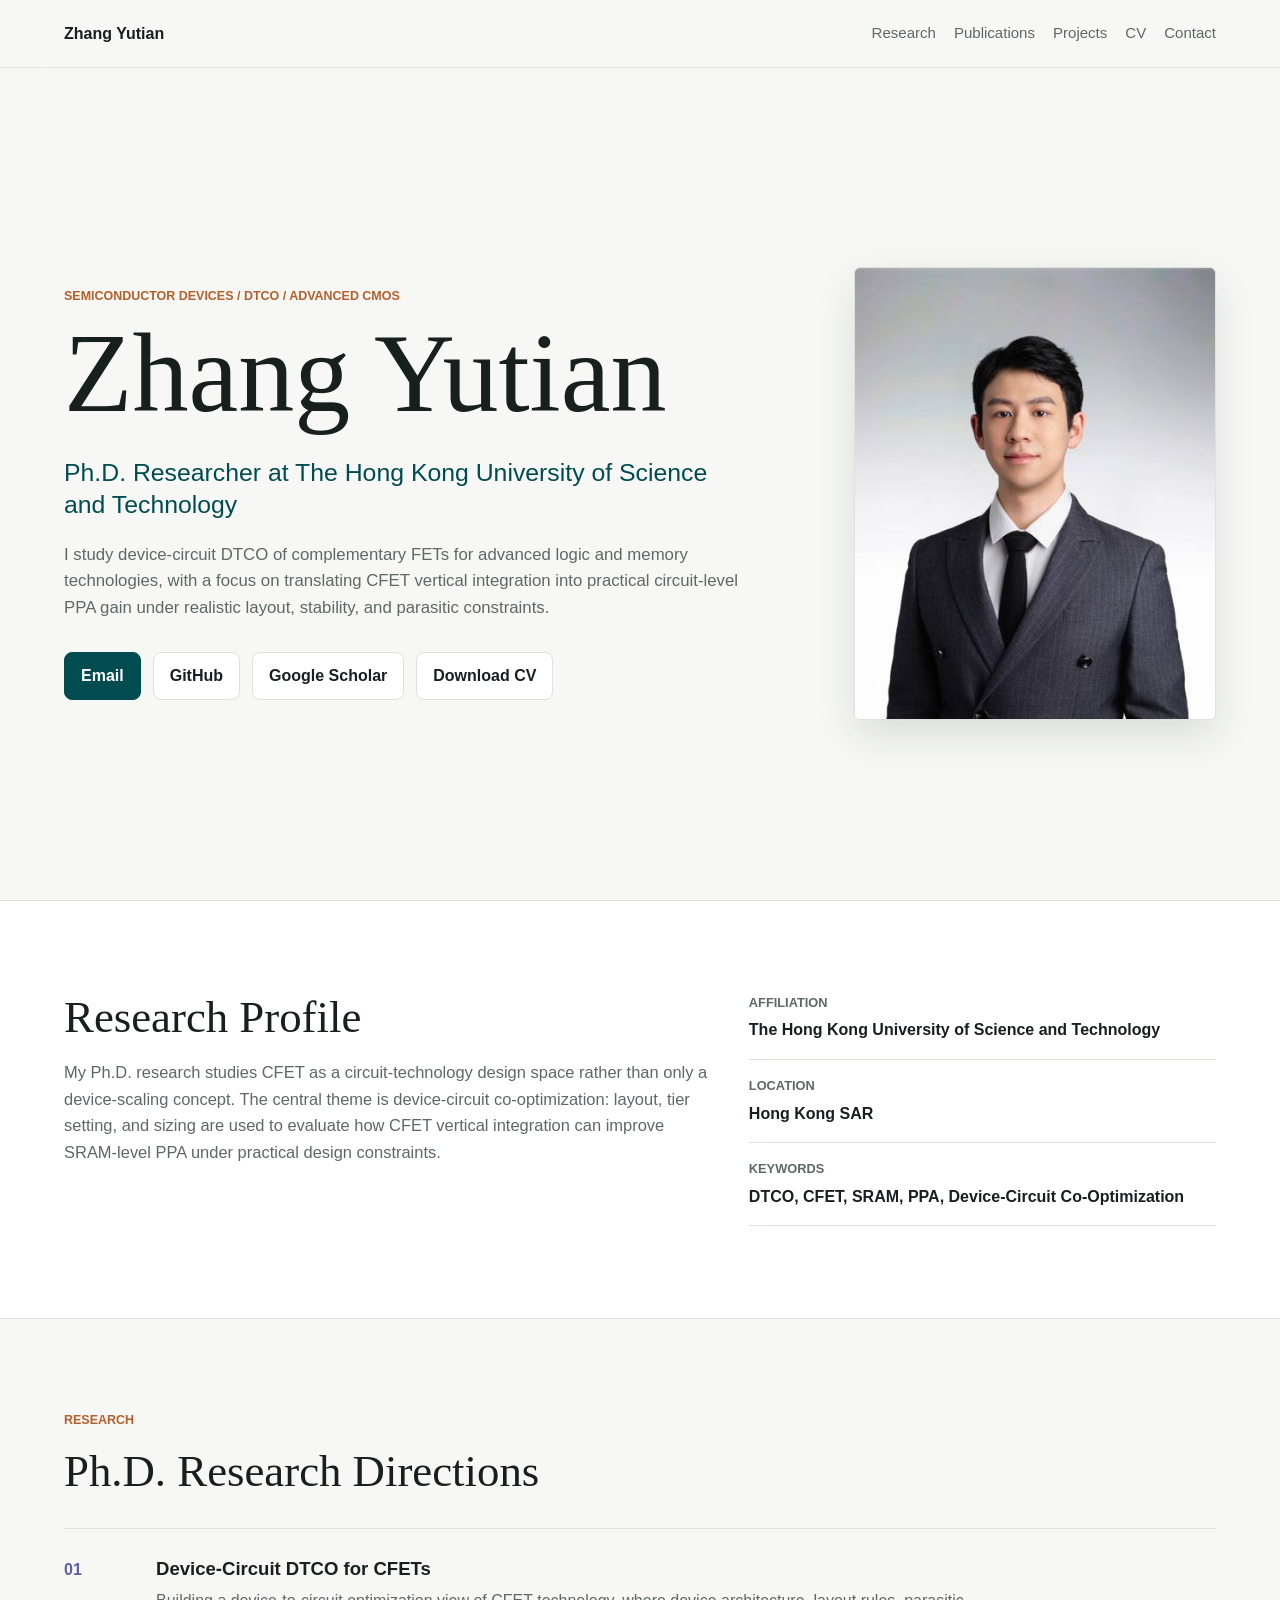
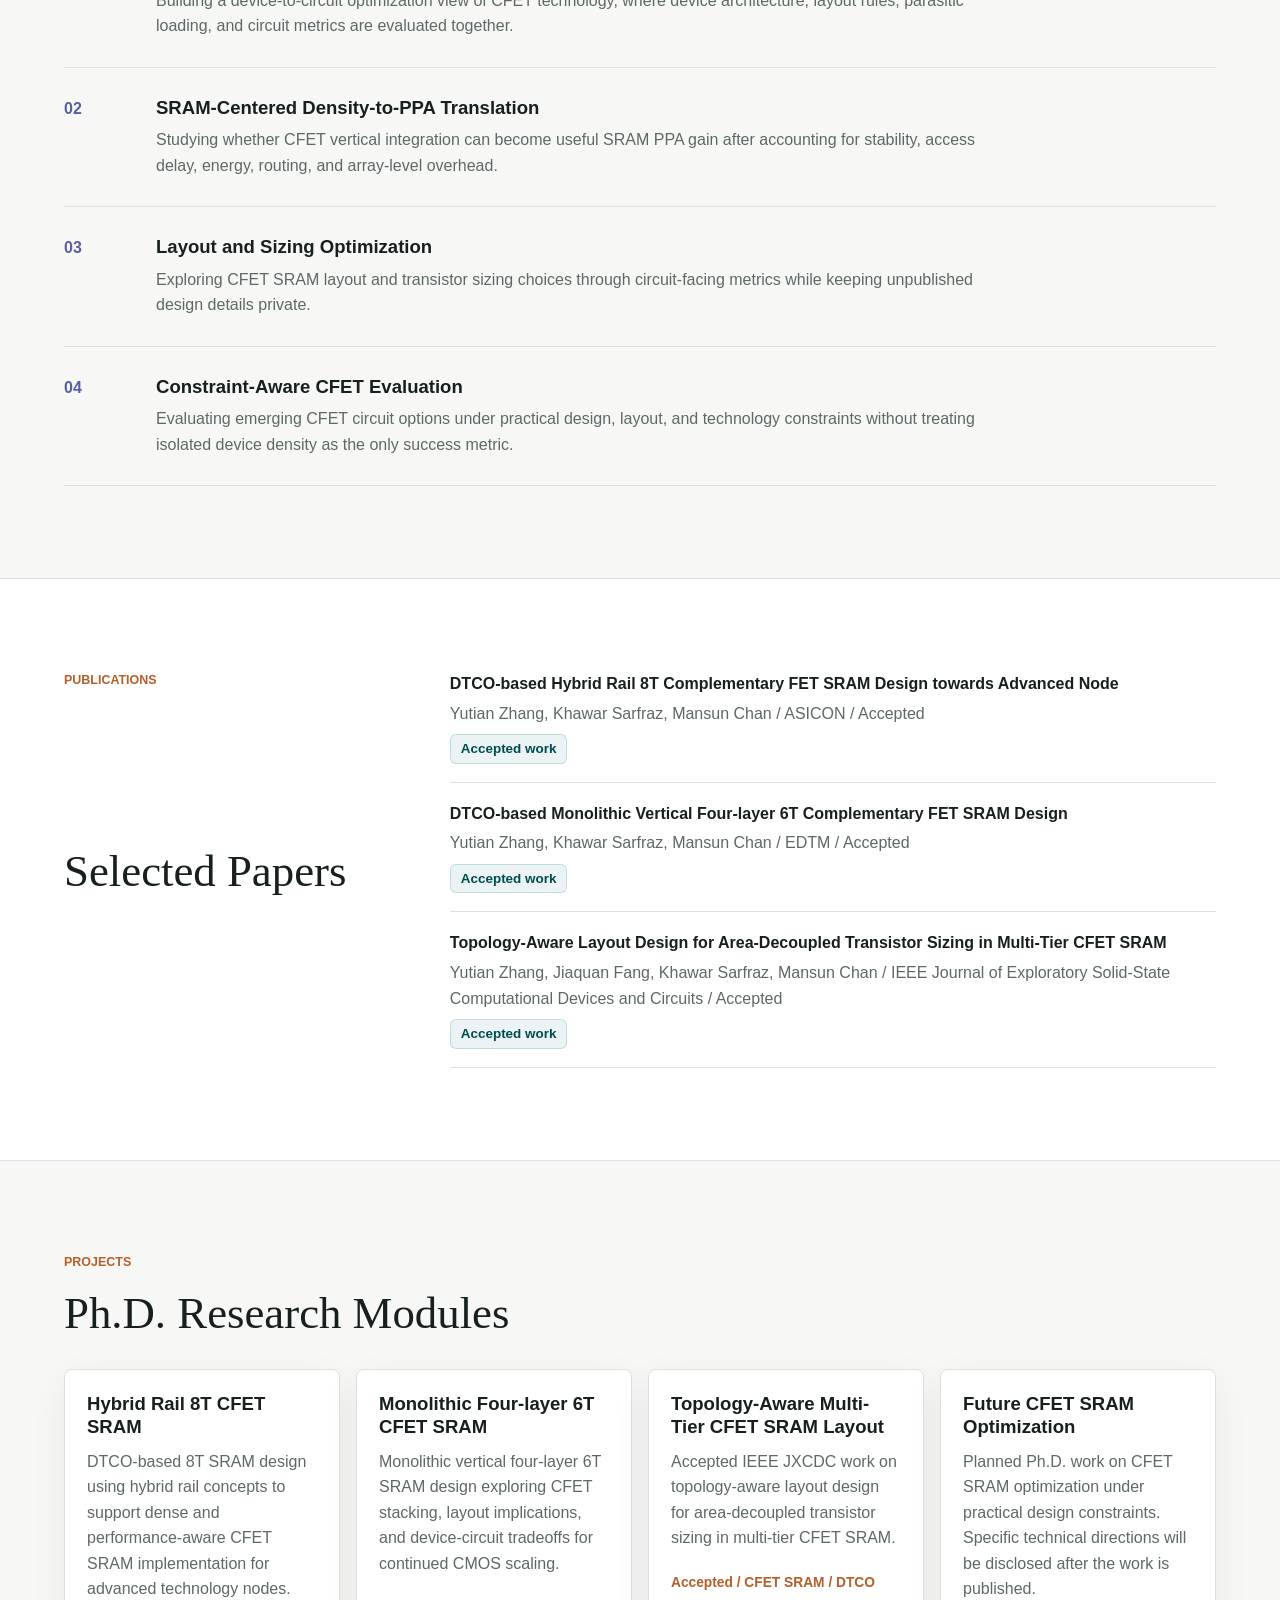
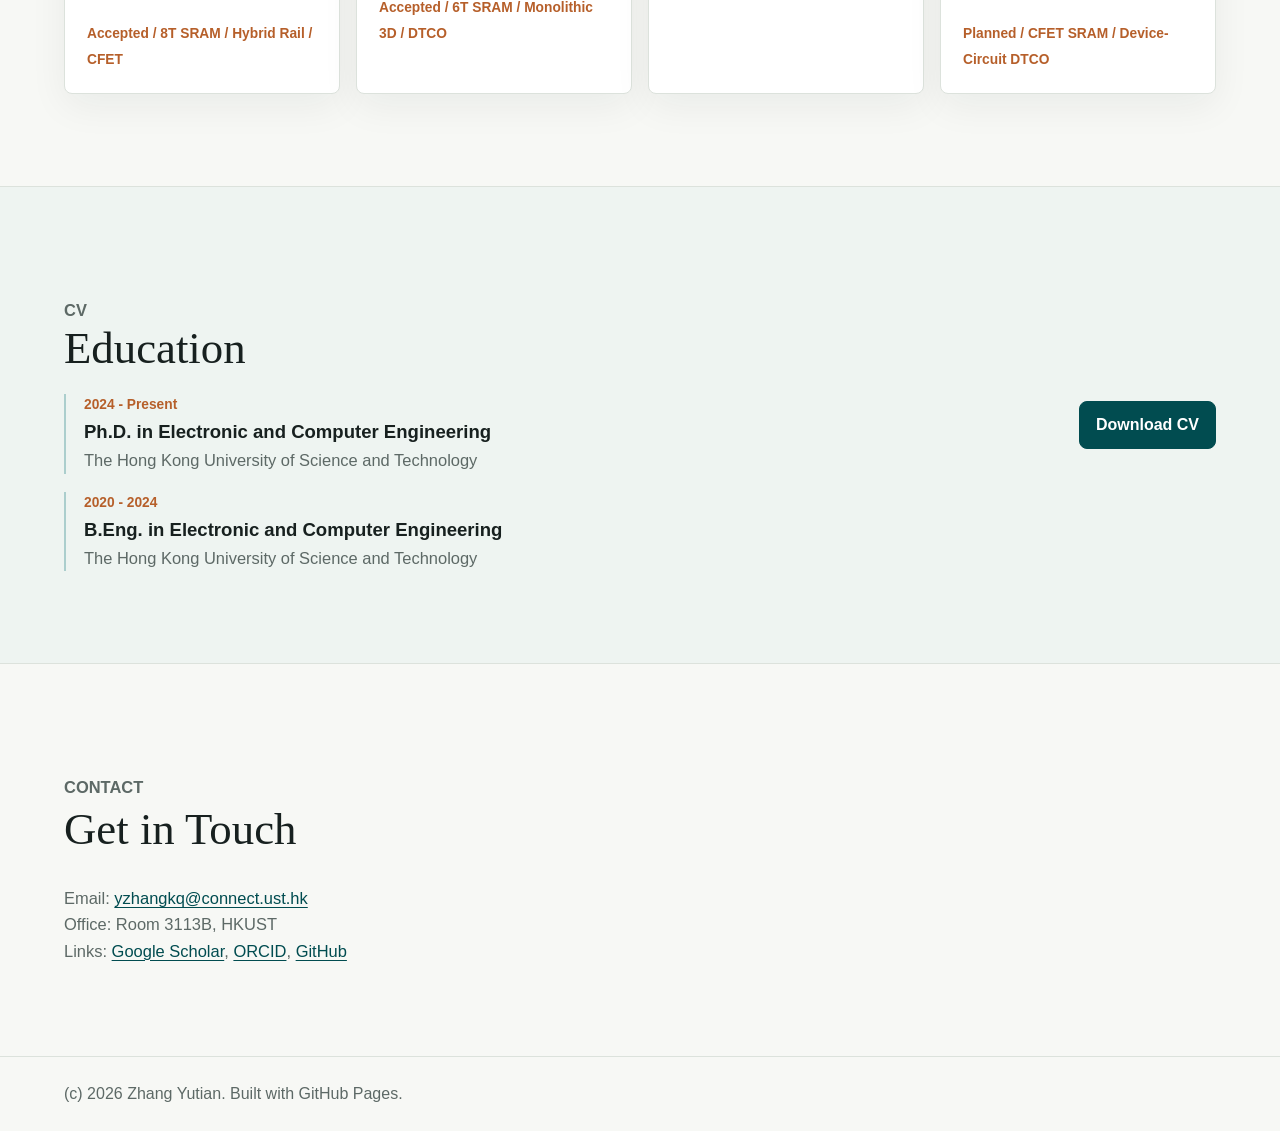
<file: index.html>
<!doctype html>
<html lang="en">
  <head>
    <meta charset="utf-8" />
    <meta name="viewport" content="width=device-width, initial-scale=1" />
    <meta
      name="description"
      content="Academic homepage for a researcher working on semiconductor devices and device-technology co-optimization."
    />
    <title>Zhang Yutian | Semiconductor Devices & DTCO</title>
    <link rel="stylesheet" href="styles.css" />
  </head>
  <body>
    <header class="site-header">
      <a class="brand" href="#top">Zhang Yutian</a>
      <nav class="nav" aria-label="Primary navigation">
        <a href="#research">Research</a>
        <a href="#publications">Publications</a>
        <a href="#projects">Projects</a>
        <a href="#cv">CV</a>
        <a href="#contact">Contact</a>
      </nav>
    </header>

    <main id="top">
      <section class="hero">
        <div class="hero-copy">
          <p class="eyebrow">Semiconductor Devices / DTCO / Advanced CMOS</p>
          <h1>Zhang Yutian</h1>
          <p class="role">Ph.D. Researcher at The Hong Kong University of Science and Technology</p>
          <p class="summary">
            I study device-circuit DTCO of complementary FETs for advanced logic and memory technologies, with a focus
            on translating CFET vertical integration into practical circuit-level PPA gain under realistic layout,
            stability, and parasitic constraints.
          </p>
          <div class="actions" aria-label="Profile links">
            <a class="button primary" href="mailto:yzhangkq@connect.ust.hk">Email</a>
            <a class="button" href="https://github.com/yzhangkq" target="_blank" rel="noreferrer">GitHub</a>
            <a class="button" href="https://scholar.google.com/" target="_blank" rel="noreferrer">Google Scholar</a>
            <a class="button" href="cv.pdf">Download CV</a>
          </div>
        </div>
        <figure class="hero-visual portrait" aria-label="Portrait of Zhang Yutian">
          <img src="assets/profile.jpg" alt="Portrait of Zhang Yutian" />
        </figure>
      </section>

      <section class="section intro-grid" aria-label="Academic profile summary">
        <div>
          <h2>Research Profile</h2>
          <p>
            My Ph.D. research studies CFET as a circuit-technology design space rather than only a device-scaling
            concept. The central theme is device-circuit co-optimization: layout, tier setting, and sizing are used to
            evaluate how CFET vertical integration can improve SRAM-level PPA under practical design constraints.
          </p>
        </div>
        <dl class="facts">
          <div>
            <dt>Affiliation</dt>
            <dd>The Hong Kong University of Science and Technology</dd>
          </div>
          <div>
            <dt>Location</dt>
            <dd>Hong Kong SAR</dd>
          </div>
          <div>
            <dt>Keywords</dt>
            <dd>DTCO, CFET, SRAM, PPA, Device-Circuit Co-Optimization</dd>
          </div>
        </dl>
      </section>

      <section id="research" class="section">
        <div class="section-heading">
          <p class="eyebrow">Research</p>
          <h2>Ph.D. Research Directions</h2>
        </div>
        <div class="research-list">
          <article class="research-item">
            <span class="index">01</span>
            <div>
              <h3>Device-Circuit DTCO for CFETs</h3>
              <p>
                Building a device-to-circuit optimization view of CFET technology, where device architecture, layout
                rules, parasitic loading, and circuit metrics are evaluated together.
              </p>
            </div>
          </article>
          <article class="research-item">
            <span class="index">02</span>
            <div>
              <h3>SRAM-Centered Density-to-PPA Translation</h3>
              <p>
                Studying whether CFET vertical integration can become useful SRAM PPA gain after accounting for
                stability, access delay, energy, routing, and array-level overhead.
              </p>
            </div>
          </article>
          <article class="research-item">
            <span class="index">03</span>
            <div>
              <h3>Layout and Sizing Optimization</h3>
              <p>
                Exploring CFET SRAM layout and transistor sizing choices through circuit-facing metrics while keeping
                unpublished design details private.
              </p>
            </div>
          </article>
          <article class="research-item">
            <span class="index">04</span>
            <div>
              <h3>Constraint-Aware CFET Evaluation</h3>
              <p>
                Evaluating emerging CFET circuit options under practical design, layout, and technology constraints
                without treating isolated device density as the only success metric.
              </p>
            </div>
          </article>
        </div>
      </section>

      <section id="publications" class="section split">
        <div class="section-heading">
          <p class="eyebrow">Publications</p>
          <h2>Selected Papers</h2>
        </div>
        <div class="paper-list">
          <article class="paper">
            <p class="paper-title">DTCO-based Hybrid Rail 8T Complementary FET SRAM Design towards Advanced Node</p>
            <p class="paper-meta">Yutian Zhang, Khawar Sarfraz, Mansun Chan / ASICON / Accepted</p>
            <span class="paper-status">Accepted work</span>
          </article>
          <article class="paper">
            <p class="paper-title">DTCO-based Monolithic Vertical Four-layer 6T Complementary FET SRAM Design</p>
            <p class="paper-meta">Yutian Zhang, Khawar Sarfraz, Mansun Chan / EDTM / Accepted</p>
            <span class="paper-status">Accepted work</span>
          </article>
          <article class="paper">
            <p class="paper-title">Topology-Aware Layout Design for Area-Decoupled Transistor Sizing in Multi-Tier CFET SRAM</p>
            <p class="paper-meta">Yutian Zhang, Jiaquan Fang, Khawar Sarfraz, Mansun Chan / IEEE Journal of Exploratory Solid-State Computational Devices and Circuits / Accepted</p>
            <span class="paper-status">Accepted work</span>
          </article>
        </div>
      </section>

      <section id="projects" class="section">
        <div class="section-heading">
          <p class="eyebrow">Projects</p>
          <h2>Ph.D. Research Modules</h2>
        </div>
        <div class="project-grid">
          <article class="project-card">
            <h3>Hybrid Rail 8T CFET SRAM</h3>
            <p>
              DTCO-based 8T SRAM design using hybrid rail concepts to support dense and performance-aware CFET SRAM
              implementation for advanced technology nodes.
            </p>
            <span>Accepted / 8T SRAM / Hybrid Rail / CFET</span>
          </article>
          <article class="project-card">
            <h3>Monolithic Four-layer 6T CFET SRAM</h3>
            <p>
              Monolithic vertical four-layer 6T SRAM design exploring CFET stacking, layout implications, and
              device-circuit tradeoffs for continued CMOS scaling.
            </p>
            <span>Accepted / 6T SRAM / Monolithic 3D / DTCO</span>
          </article>
          <article class="project-card">
            <h3>Topology-Aware Multi-Tier CFET SRAM Layout</h3>
            <p>
              Accepted IEEE JXCDC work on topology-aware layout design for area-decoupled transistor sizing in
              multi-tier CFET SRAM.
            </p>
            <span>Accepted / CFET SRAM / DTCO</span>
          </article>
          <article class="project-card">
            <h3>Future CFET SRAM Optimization</h3>
            <p>
              Planned Ph.D. work on CFET SRAM optimization under practical design constraints. Specific technical
              directions will be disclosed after the work is published.
            </p>
            <span>Planned / CFET SRAM / Device-Circuit DTCO</span>
          </article>
        </div>
      </section>

      <section id="cv" class="section callout">
        <div>
          <p class="eyebrow">CV</p>
          <h2>Education</h2>
          <div class="timeline">
            <article>
              <span>2024 - Present</span>
              <h3>Ph.D. in Electronic and Computer Engineering</h3>
              <p>The Hong Kong University of Science and Technology</p>
            </article>
            <article>
              <span>2020 - 2024</span>
              <h3>B.Eng. in Electronic and Computer Engineering</h3>
              <p>The Hong Kong University of Science and Technology</p>
            </article>
          </div>
        </div>
        <a class="button primary" href="cv.pdf">Download CV</a>
      </section>

      <section id="contact" class="section contact">
        <div class="section-heading">
          <p class="eyebrow">Contact</p>
          <h2>Get in Touch</h2>
        </div>
        <p>
          Email: <a href="mailto:yzhangkq@connect.ust.hk">yzhangkq@connect.ust.hk</a><br />
          Office: Room 3113B, HKUST<br />
          Links:
          <a href="https://scholar.google.com/" target="_blank" rel="noreferrer">Google Scholar</a>,
          <a href="https://orcid.org/0009-0007-7675-8482" target="_blank" rel="noreferrer">ORCID</a>,
          <a href="https://github.com/yzhangkq" target="_blank" rel="noreferrer">GitHub</a>
        </p>
      </section>
    </main>

    <footer class="footer">
      <p>(c) <span id="year"></span> Zhang Yutian. Built with GitHub Pages.</p>
    </footer>

    <script src="script.js"></script>
  </body>
</html>
</file>
<file: styles.css>
:root {
  --bg: #f7f8f5;
  --surface: #ffffff;
  --ink: #17201f;
  --muted: #5d6966;
  --line: #dce2dc;
  --teal: #006d70;
  --teal-deep: #014c50;
  --copper: #b65f2a;
  --violet: #5b5ea6;
  --shadow: 0 18px 55px rgba(23, 32, 31, 0.1);
  --font-sans: Aptos, "Segoe UI", "Helvetica Neue", Arial, sans-serif;
  --font-serif: Cambria, Georgia, "Times New Roman", serif;
}

* {
  box-sizing: border-box;
}

html {
  scroll-behavior: smooth;
}

body {
  margin: 0;
  background: var(--bg);
  color: var(--ink);
  font-family: var(--font-sans);
  line-height: 1.6;
}

a {
  color: var(--teal-deep);
  text-decoration-thickness: 1px;
  text-underline-offset: 0.18em;
}

.site-header {
  position: sticky;
  top: 0;
  z-index: 10;
  display: flex;
  align-items: center;
  justify-content: space-between;
  gap: 24px;
  min-height: 68px;
  padding: 14px clamp(20px, 5vw, 72px);
  border-bottom: 1px solid rgba(220, 226, 220, 0.86);
  background: rgba(247, 248, 245, 0.88);
  backdrop-filter: blur(18px);
}

.brand {
  color: var(--ink);
  font-weight: 650;
  text-decoration: none;
}

.nav {
  display: flex;
  flex-wrap: wrap;
  justify-content: flex-end;
  gap: 8px 18px;
  font-size: 0.94rem;
}

.nav a {
  color: var(--muted);
  text-decoration: none;
}

.nav a:hover {
  color: var(--ink);
}

.hero {
  display: grid;
  grid-template-columns: minmax(0, 1.12fr) minmax(260px, 0.58fr);
  align-items: center;
  gap: clamp(34px, 7vw, 92px);
  min-height: calc(100vh - 68px);
  padding: clamp(56px, 8vw, 96px) clamp(20px, 5vw, 72px) clamp(42px, 6vw, 80px);
}

.hero-copy {
  max-width: 780px;
}

.eyebrow {
  margin: 0 0 12px;
  color: var(--copper);
  font-size: 0.78rem;
  font-weight: 650;
  letter-spacing: 0;
  text-transform: uppercase;
}

h1,
h2,
h3,
p {
  overflow-wrap: anywhere;
}

h1 {
  margin: 0;
  max-width: 12ch;
  font-family: var(--font-serif);
  font-size: clamp(3.2rem, 9vw, 7rem);
  font-weight: 400;
  line-height: 0.98;
  letter-spacing: 0;
}

h2 {
  margin: 0;
  font-family: var(--font-serif);
  font-size: clamp(1.9rem, 3.5vw, 3.15rem);
  font-weight: 400;
  line-height: 1.08;
  letter-spacing: 0;
}

h3 {
  margin: 0 0 8px;
  font-size: 1.16rem;
  font-weight: 580;
  line-height: 1.25;
}

.role {
  margin: 28px 0 0;
  max-width: 680px;
  color: var(--teal-deep);
  font-size: clamp(1.12rem, 2vw, 1.55rem);
  font-weight: 500;
  line-height: 1.3;
}

.summary {
  margin: 20px 0 0;
  max-width: 720px;
  color: var(--muted);
  font-size: 1.05rem;
}

.actions {
  display: flex;
  flex-wrap: wrap;
  gap: 12px;
  margin-top: 30px;
}

.button {
  display: inline-flex;
  align-items: center;
  justify-content: center;
  min-height: 44px;
  padding: 10px 16px;
  border: 1px solid var(--line);
  border-radius: 8px;
  background: var(--surface);
  color: var(--ink);
  font-weight: 620;
  text-decoration: none;
  transition:
    transform 180ms ease,
    border-color 180ms ease,
    box-shadow 180ms ease;
}

.button:hover {
  transform: translateY(-1px);
  border-color: rgba(0, 109, 112, 0.34);
  box-shadow: 0 10px 28px rgba(23, 32, 31, 0.1);
}

.button.primary {
  border-color: var(--teal-deep);
  background: var(--teal-deep);
  color: #ffffff;
}

.hero-visual {
  margin: 0;
}

.hero-visual img {
  display: block;
  width: 100%;
  height: auto;
  border-radius: 8px;
  box-shadow: var(--shadow);
}

.portrait {
  justify-self: center;
  width: min(100%, 390px);
}

.portrait img {
  aspect-ratio: 4 / 5;
  object-fit: cover;
  object-position: center top;
  border: 1px solid var(--line);
  border-radius: 6px;
  box-shadow: 0 16px 42px rgba(23, 32, 31, 0.12);
}

.section {
  padding: clamp(56px, 8vw, 92px) clamp(20px, 5vw, 72px);
  border-top: 1px solid var(--line);
}

.intro-grid {
  display: grid;
  grid-template-columns: minmax(0, 1fr) minmax(260px, 0.72fr);
  gap: 36px;
  background: #ffffff;
}

.intro-grid p,
.callout p,
.contact p {
  max-width: 820px;
  margin: 18px 0 0;
  color: var(--muted);
  font-size: 1.03rem;
}

.facts {
  display: grid;
  gap: 16px;
  margin: 0;
}

.facts div {
  padding-bottom: 16px;
  border-bottom: 1px solid var(--line);
}

.facts dt {
  color: var(--muted);
  font-size: 0.8rem;
  font-weight: 650;
  text-transform: uppercase;
}

.facts dd {
  margin: 4px 0 0;
  color: var(--ink);
  font-weight: 560;
}

.section-heading {
  display: grid;
  gap: 4px;
  margin-bottom: 32px;
}

.research-list {
  display: grid;
  gap: 0;
  border-top: 1px solid var(--line);
}

.research-item {
  display: grid;
  grid-template-columns: 70px minmax(0, 1fr);
  gap: 22px;
  padding: 28px 0;
  border-bottom: 1px solid var(--line);
}

.index {
  color: var(--violet);
  font-weight: 650;
}

.research-item p {
  max-width: 850px;
  margin: 0;
  color: var(--muted);
}

.split {
  display: grid;
  grid-template-columns: minmax(240px, 0.42fr) minmax(0, 1fr);
  gap: clamp(28px, 5vw, 64px);
  background: #ffffff;
}

.paper-list {
  display: grid;
  gap: 18px;
}

.paper {
  padding: 0 0 18px;
  border-bottom: 1px solid var(--line);
}

.paper-title {
  margin: 0;
  font-weight: 650;
}

.paper-meta {
  margin: 4px 0 8px;
  color: var(--muted);
}

.paper-status {
  display: inline-flex;
  align-items: center;
  min-height: 28px;
  padding: 3px 10px;
  border: 1px solid rgba(0, 109, 112, 0.18);
  border-radius: 6px;
  background: rgba(0, 109, 112, 0.08);
  color: var(--teal-deep);
  font-size: 0.84rem;
  font-weight: 620;
}

.project-grid {
  display: grid;
  grid-template-columns: repeat(auto-fit, minmax(260px, 1fr));
  gap: 16px;
}

.project-card {
  min-height: 220px;
  padding: 22px;
  border: 1px solid var(--line);
  border-radius: 8px;
  background: var(--surface);
  box-shadow: 0 12px 38px rgba(23, 32, 31, 0.06);
}

.project-card p {
  margin: 10px 0 18px;
  color: var(--muted);
}

.project-card span {
  color: var(--copper);
  font-size: 0.86rem;
  font-weight: 620;
}

.callout {
  display: flex;
  align-items: center;
  justify-content: space-between;
  gap: 24px;
  background: #eef4f1;
}

.timeline {
  display: grid;
  gap: 18px;
  margin-top: 22px;
}

.timeline article {
  padding-left: 18px;
  border-left: 2px solid rgba(0, 109, 112, 0.28);
}

.timeline span {
  display: block;
  margin-bottom: 4px;
  color: var(--copper);
  font-size: 0.86rem;
  font-weight: 620;
}

.timeline h3 {
  margin: 0 0 4px;
}

.timeline p {
  margin: 0;
  color: var(--muted);
}

code {
  padding: 0.12em 0.28em;
  border: 1px solid var(--line);
  border-radius: 5px;
  background: rgba(255, 255, 255, 0.74);
  font-size: 0.92em;
}

.footer {
  padding: 24px clamp(20px, 5vw, 72px);
  color: var(--muted);
  border-top: 1px solid var(--line);
}

.footer p {
  margin: 0;
}

@media (max-width: 900px) {
  .site-header {
    align-items: flex-start;
    flex-direction: column;
    min-height: auto;
  }

  .nav {
    justify-content: flex-start;
  }

  .hero,
  .intro-grid,
  .split {
    grid-template-columns: 1fr;
  }

  .hero {
    min-height: auto;
  }

  .hero-visual {
    max-width: 620px;
  }

  .portrait {
    justify-self: start;
    width: min(100%, 320px);
  }

  .project-grid {
    grid-template-columns: 1fr;
  }

  .callout {
    align-items: flex-start;
    flex-direction: column;
  }
}

@media (max-width: 560px) {
  .nav {
    gap: 8px 12px;
    font-size: 0.9rem;
  }

  h1 {
    font-size: clamp(3rem, 18vw, 5.6rem);
  }

  .research-item {
    grid-template-columns: 1fr;
    gap: 6px;
  }

  .actions {
    flex-direction: column;
  }

  .button {
    width: 100%;
  }
}
</file>
